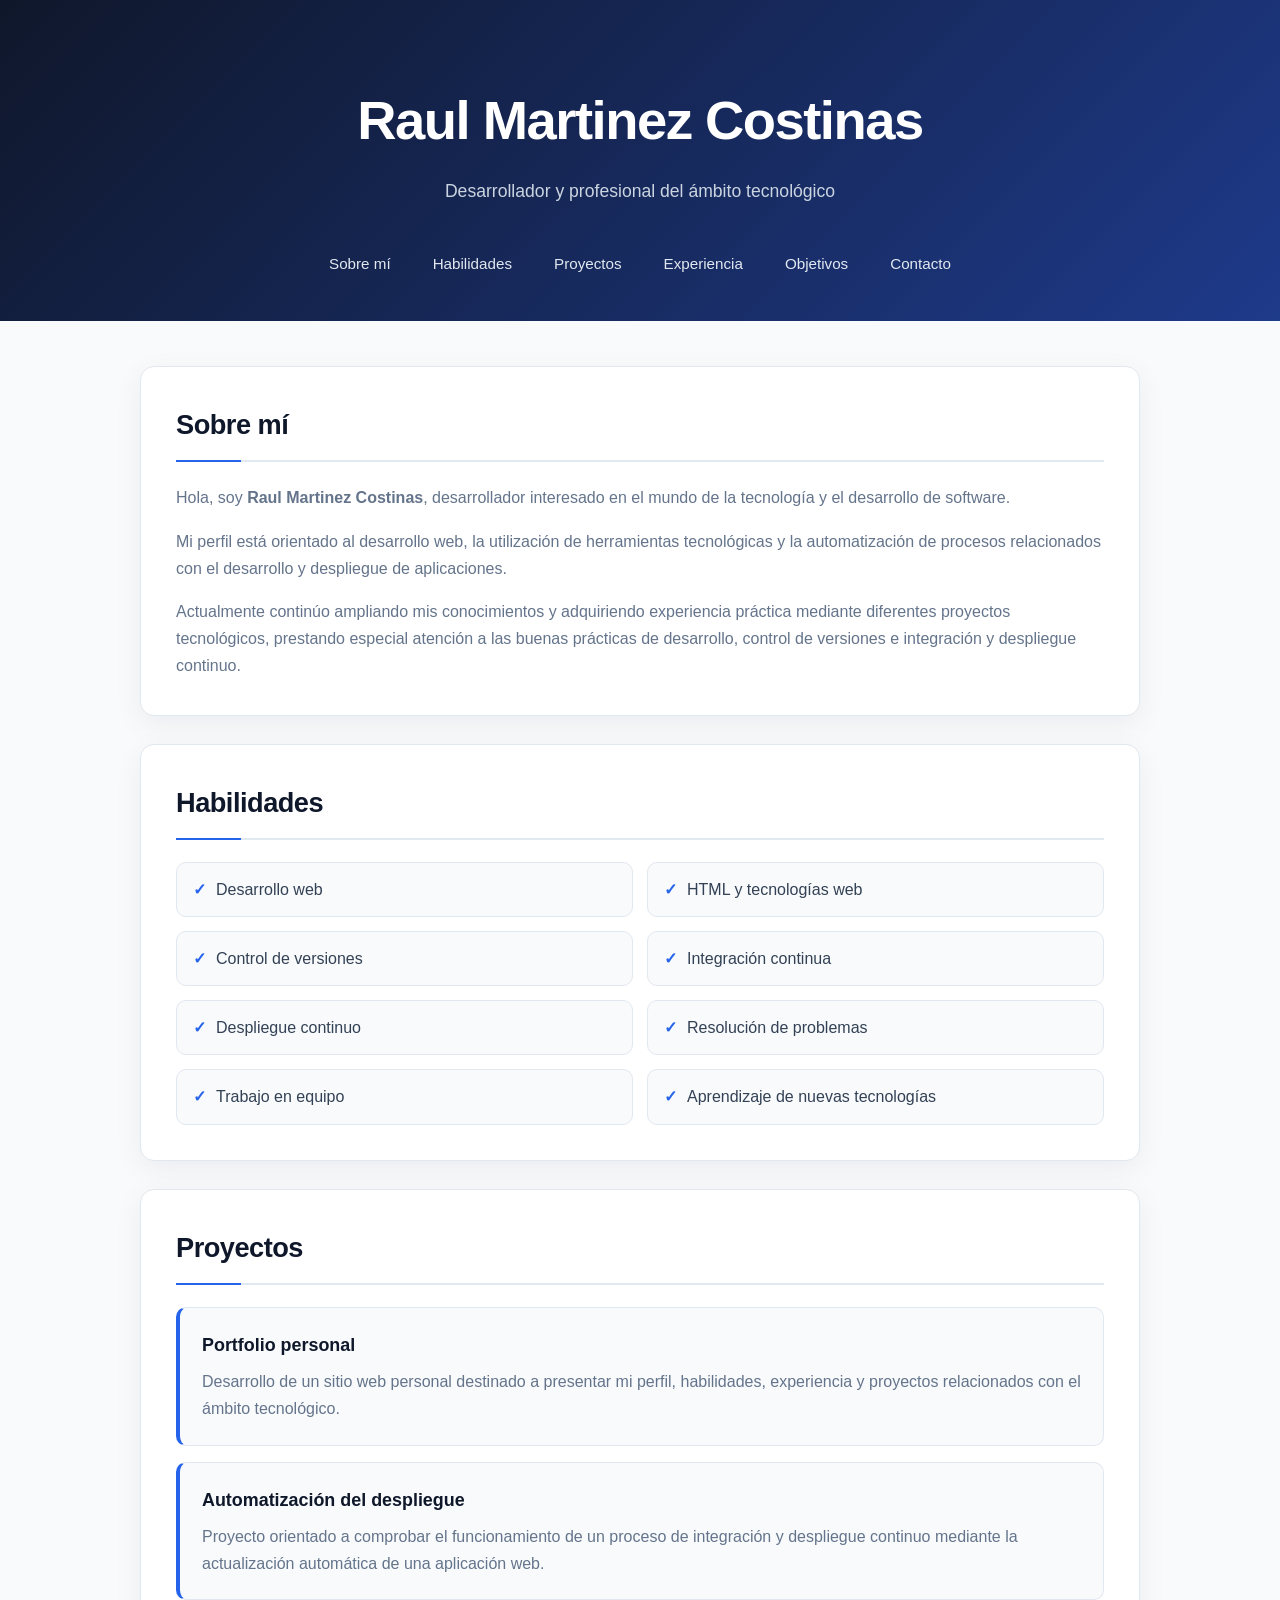
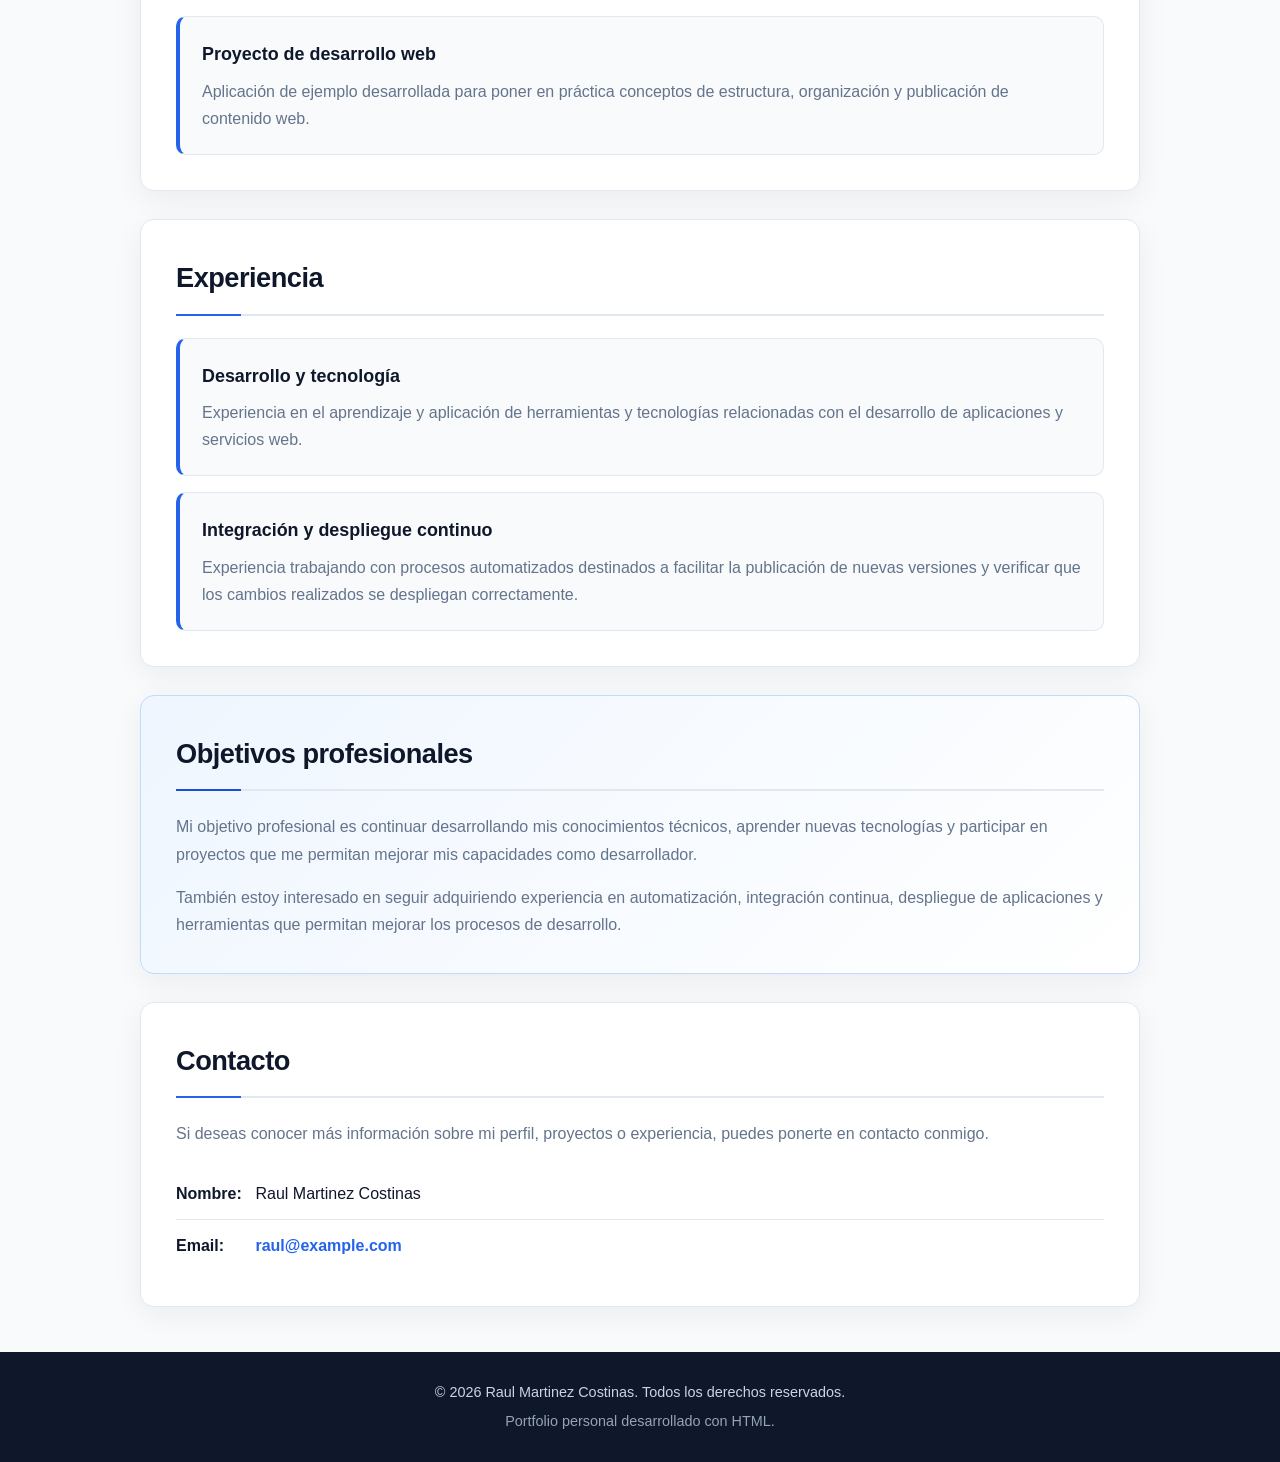
<file: index.html>
<!DOCTYPE html>
<html lang="es">

<head>
  <meta charset="utf-8">
  <meta name="viewport" content="width=device-width, initial-scale=1">
  <meta name="description" content="Portfolio personal de Raul Martinez Costinas">
  <title>Portfolio de Raul Martinez Costinas</title>
  <link rel="stylesheet" href="style.css">
</head>

<body>

  <header>
    <h1>Raul Martinez Costinas</h1>
    <p>Desarrollador y profesional del ámbito tecnológico</p>

    <nav aria-label="Navegación principal">
      <ul>
        <li><a href="#sobre-mi">Sobre mí</a></li>
        <li><a href="#habilidades">Habilidades</a></li>
        <li><a href="#proyectos">Proyectos</a></li>
        <li><a href="#experiencia">Experiencia</a></li>
        <li><a href="#objetivos">Objetivos</a></li>
        <li><a href="#contacto">Contacto</a></li>
      </ul>
    </nav>
  </header>

  <main>

    <section id="sobre-mi">
      <h2>Sobre mí</h2>

      <p>
        Hola, soy <strong>Raul Martinez Costinas</strong>, desarrollador
        interesado en el mundo de la tecnología y el desarrollo de software.
      </p>

      <p>
        Mi perfil está orientado al desarrollo web, la utilización de
        herramientas tecnológicas y la automatización de procesos relacionados
        con el desarrollo y despliegue de aplicaciones.
      </p>

      <p>
        Actualmente continúo ampliando mis conocimientos y adquiriendo
        experiencia práctica mediante diferentes proyectos tecnológicos,
        prestando especial atención a las buenas prácticas de desarrollo,
        control de versiones e integración y despliegue continuo.
      </p>
    </section>

    <section id="habilidades">
      <h2>Habilidades</h2>

      <ul>
        <li>Desarrollo web</li>
        <li>HTML y tecnologías web</li>
        <li>Control de versiones</li>
        <li>Integración continua</li>
        <li>Despliegue continuo</li>
        <li>Resolución de problemas</li>
        <li>Trabajo en equipo</li>
        <li>Aprendizaje de nuevas tecnologías</li>
      </ul>
    </section>

    <section id="proyectos">
      <h2>Proyectos</h2>

      <article>
        <h3>Portfolio personal</h3>
        <p>
          Desarrollo de un sitio web personal destinado a presentar mi
          perfil, habilidades, experiencia y proyectos relacionados con
          el ámbito tecnológico.
        </p>
      </article>

      <article>
        <h3>Automatización del despliegue</h3>
        <p>
          Proyecto orientado a comprobar el funcionamiento de un proceso
          de integración y despliegue continuo mediante la actualización
          automática de una aplicación web.
        </p>
      </article>

      <article>
        <h3>Proyecto de desarrollo web</h3>
        <p>
          Aplicación de ejemplo desarrollada para poner en práctica
          conceptos de estructura, organización y publicación de
          contenido web.
        </p>
      </article>
    </section>

    <section id="experiencia">
      <h2>Experiencia</h2>

      <article>
        <h3>Desarrollo y tecnología</h3>
        <p>
          Experiencia en el aprendizaje y aplicación de herramientas y
          tecnologías relacionadas con el desarrollo de aplicaciones y
          servicios web.
        </p>
      </article>

      <article>
        <h3>Integración y despliegue continuo</h3>
        <p>
          Experiencia trabajando con procesos automatizados destinados
          a facilitar la publicación de nuevas versiones y verificar
          que los cambios realizados se despliegan correctamente.
        </p>
      </article>
    </section>

    <section id="objetivos">
      <h2>Objetivos profesionales</h2>

      <p>
        Mi objetivo profesional es continuar desarrollando mis conocimientos
        técnicos, aprender nuevas tecnologías y participar en proyectos que
        me permitan mejorar mis capacidades como desarrollador.
      </p>

      <p>
        También estoy interesado en seguir adquiriendo experiencia en
        automatización, integración continua, despliegue de aplicaciones
        y herramientas que permitan mejorar los procesos de desarrollo.
      </p>
    </section>

    <section id="contacto">
      <h2>Contacto</h2>

      <p>
        Si deseas conocer más información sobre mi perfil, proyectos o
        experiencia, puedes ponerte en contacto conmigo.
      </p>

      <ul>
        <li>
          <strong>Nombre:</strong> Raul Martinez Costinas
        </li>
        <li>
          <strong>Email:</strong>
          <a href="mailto:raul@example.com">raul@example.com</a>
        </li>
      </ul>
    </section>

  </main>

  <footer>
    <p>&copy; 2026 Raul Martinez Costinas. Todos los derechos reservados.</p>
    <p>Portfolio personal desarrollado con HTML.</p>
  </footer>

</body>

</html>
</file>
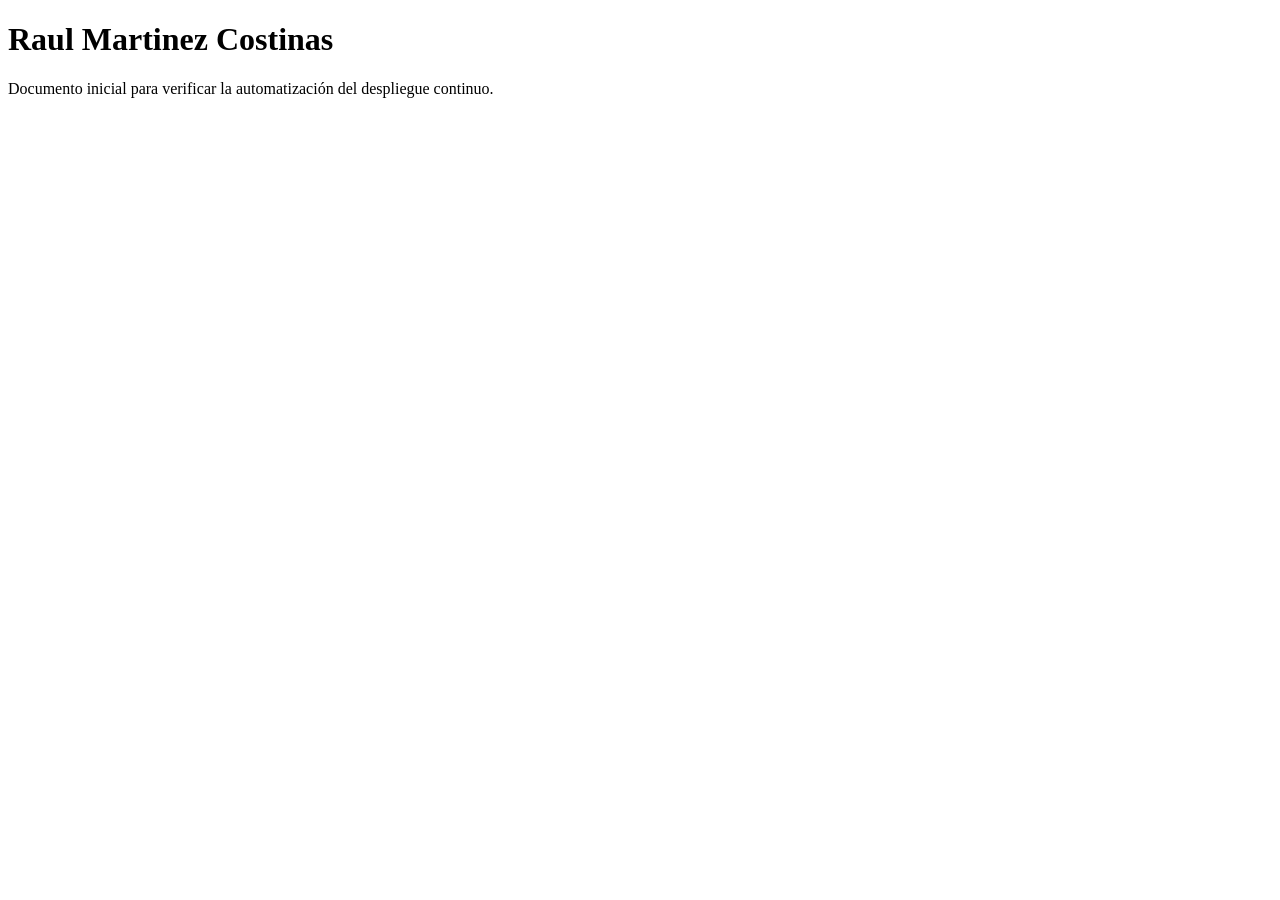
<file: inicio.html>
<!doctype html>
<html lang="es">
  <head>
    <meta charset="utf-8">
    <meta name="viewport" content="width=device-width, initial-scale=1">
    <title>Portfolio de Raul Martinez Costinas</title>
  </head>
  <body>
    <h1>Raul Martinez Costinas</h1>
    <p>Documento inicial para verificar la automatización del despliegue continuo.</p>
  </body>
</html>
</file>
<file: style.css>
/* ==============================
   ESTILOS GENERALES
================================= */

:root {
  --primary: #2563eb;
  --primary-dark: #1d4ed8;
  --background: #f8fafc;
  --surface: #ffffff;
  --text: #0f172a;
  --text-light: #64748b;
  --border: #e2e8f0;
  --radius: 14px;
  --shadow: 0 8px 30px rgba(15, 23, 42, 0.06);
}

* {
  margin: 0;
  padding: 0;
  box-sizing: border-box;
}

html {
  scroll-behavior: smooth;
  scroll-padding-top: 30px;
}

body {
  font-family: "Inter", "Segoe UI", Roboto, Arial, sans-serif;
  background: var(--background);
  color: var(--text);
  line-height: 1.7;
  font-size: 16px;
}

/* ==============================
   CABECERA
================================= */

header {
  background: linear-gradient(135deg, #0f172a, #1e3a8a);
  color: white;
  text-align: center;
  padding: 75px 20px 35px;
}

header h1 {
  font-size: clamp(2rem, 5vw, 3.4rem);
  font-weight: 800;
  letter-spacing: -1.5px;
  margin-bottom: 10px;
}

header > p {
  color: #cbd5e1;
  font-size: 1.1rem;
  margin-bottom: 35px;
}

/* ==============================
   NAVEGACIÓN
================================= */

nav {
  max-width: 900px;
  margin: 0 auto;
}

nav ul {
  list-style: none;
  display: flex;
  flex-wrap: wrap;
  justify-content: center;
  gap: 10px;
}

nav a {
  display: inline-block;
  text-decoration: none;
  color: #e2e8f0;
  font-size: 0.95rem;
  font-weight: 500;
  padding: 9px 16px;
  border-radius: 8px;
  transition: background 0.25s, color 0.25s;
}

nav a:hover,
nav a:focus-visible {
  background: rgba(255, 255, 255, 0.14);
  color: white;
  outline: none;
}

/* ==============================
   CONTENIDO PRINCIPAL
================================= */

main {
  max-width: 1000px;
  width: calc(100% - 40px);
  margin: 45px auto;
}

section {
  background: var(--surface);
  padding: 35px;
  margin-bottom: 28px;
  border: 1px solid var(--border);
  border-radius: var(--radius);
  box-shadow: var(--shadow);
  scroll-margin-top: 25px;
}

section h2 {
  font-size: 1.7rem;
  font-weight: 750;
  letter-spacing: -0.5px;
  margin-bottom: 22px;
  padding-bottom: 12px;
  border-bottom: 2px solid var(--border);
  position: relative;
}

section h2::after {
  content: "";
  position: absolute;
  bottom: -2px;
  left: 0;
  width: 65px;
  height: 2px;
  background: var(--primary);
}

section p {
  color: var(--text-light);
  margin-bottom: 16px;
}

section p:last-child {
  margin-bottom: 0;
}

/* ==============================
   LISTA DE HABILIDADES
================================= */

#habilidades ul {
  list-style: none;
  display: grid;
  grid-template-columns: repeat(2, minmax(0, 1fr));
  gap: 14px;
}

#habilidades li {
  background: #f8fafc;
  border: 1px solid var(--border);
  border-radius: 10px;
  padding: 13px 16px;
  font-weight: 500;
  color: #334155;
  transition: border-color 0.25s, transform 0.25s;
}

#habilidades li::before {
  content: "✓";
  color: var(--primary);
  font-weight: 800;
  margin-right: 10px;
}

#habilidades li:hover {
  border-color: var(--primary);
  transform: translateY(-2px);
}

/* ==============================
   PROYECTOS Y EXPERIENCIA
================================= */

article {
  padding: 22px;
  margin-bottom: 16px;
  background: #f8fafc;
  border: 1px solid var(--border);
  border-left: 4px solid var(--primary);
  border-radius: 10px;
  transition: transform 0.25s, box-shadow 0.25s;
}

article:last-child {
  margin-bottom: 0;
}

article:hover {
  transform: translateY(-3px);
  box-shadow: 0 8px 20px rgba(15, 23, 42, 0.07);
}

article h3 {
  font-size: 1.12rem;
  margin-bottom: 8px;
  color: var(--text);
}

article p {
  margin-bottom: 0;
}

/* ==============================
   OBJETIVOS
================================= */

#objetivos {
  background: linear-gradient(135deg, #eff6ff, #ffffff);
  border-color: #bfdbfe;
}

#objetivos h2::after {
  background: var(--primary-dark);
}

/* ==============================
   CONTACTO
================================= */

#contacto ul {
  list-style: none;
  margin-top: 20px;
}

#contacto li {
  padding: 12px 0;
  border-bottom: 1px solid var(--border);
  overflow-wrap: anywhere;
}

#contacto li:last-child {
  border-bottom: none;
}

#contacto strong {
  color: var(--text);
  display: inline-block;
  min-width: 75px;
}

#contacto a {
  color: var(--primary);
  text-decoration: none;
  font-weight: 600;
  transition: color 0.2s;
}

#contacto a:hover {
  color: var(--primary-dark);
  text-decoration: underline;
}

/* ==============================
   PIE DE PÁGINA
================================= */

footer {
  background: #0f172a;
  color: #cbd5e1;
  text-align: center;
  padding: 28px 20px;
  font-size: 0.9rem;
}

footer p + p {
  margin-top: 5px;
  color: #94a3b8;
}

/* ==============================
   ACCESIBILIDAD
================================= */

a:focus-visible {
  outline: 3px solid #93c5fd;
  outline-offset: 3px;
}

/* ==============================
   DISEÑO RESPONSIVE
================================= */

@media (max-width: 600px) {
  header {
    padding: 50px 16px 28px;
  }

  header h1 {
    letter-spacing: -0.8px;
  }

  nav ul {
    gap: 5px;
  }

  nav a {
    padding: 8px 10px;
    font-size: 0.88rem;
  }

  main {
    width: calc(100% - 24px);
    margin: 24px auto;
  }

  section {
    padding: 23px 18px;
    margin-bottom: 18px;
  }

  section h2 {
    font-size: 1.45rem;
  }

  #habilidades ul {
    grid-template-columns: 1fr;
    gap: 10px;
  }

  article {
    padding: 17px;
  }
}

@media (prefers-reduced-motion: reduce) {
  html {
    scroll-behavior: auto;
  }

  *,
  *::before,
  *::after {
    transition: none !important;
    transform: none !important;
  }
}
</file>
